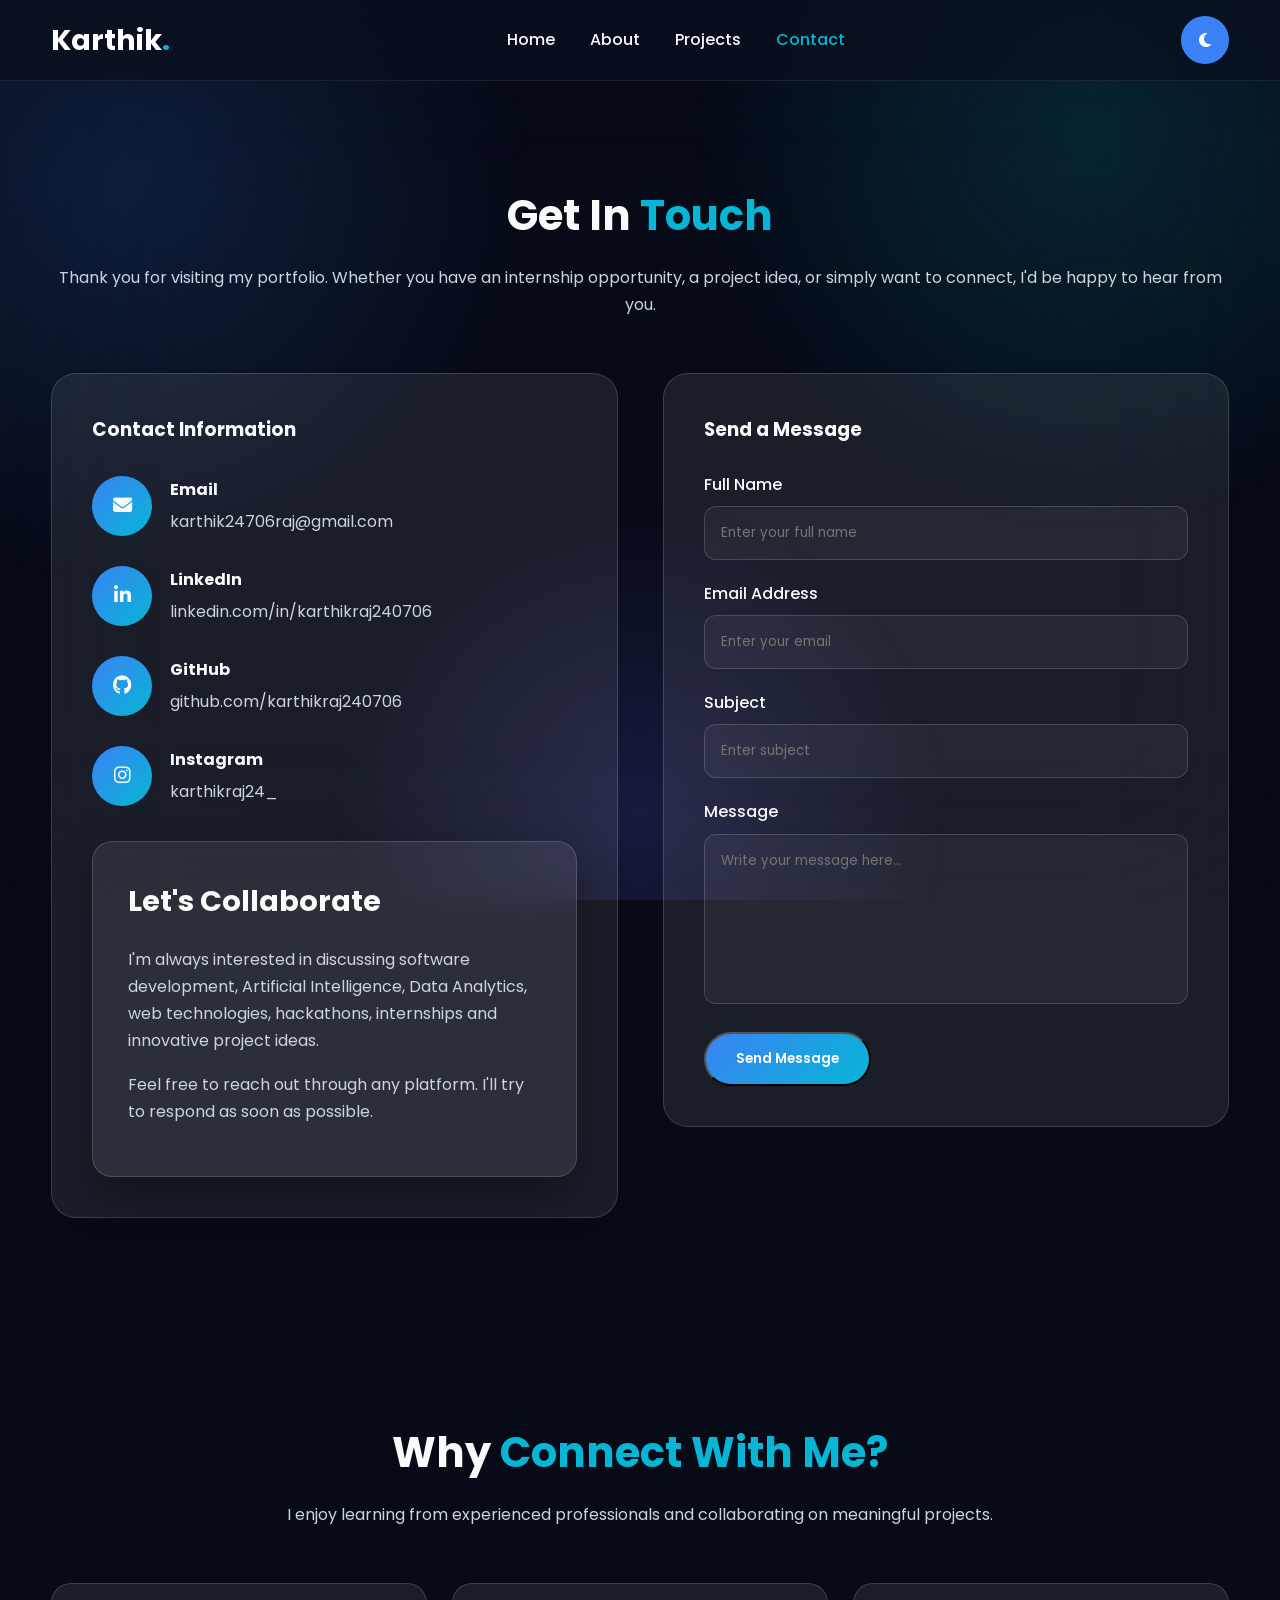
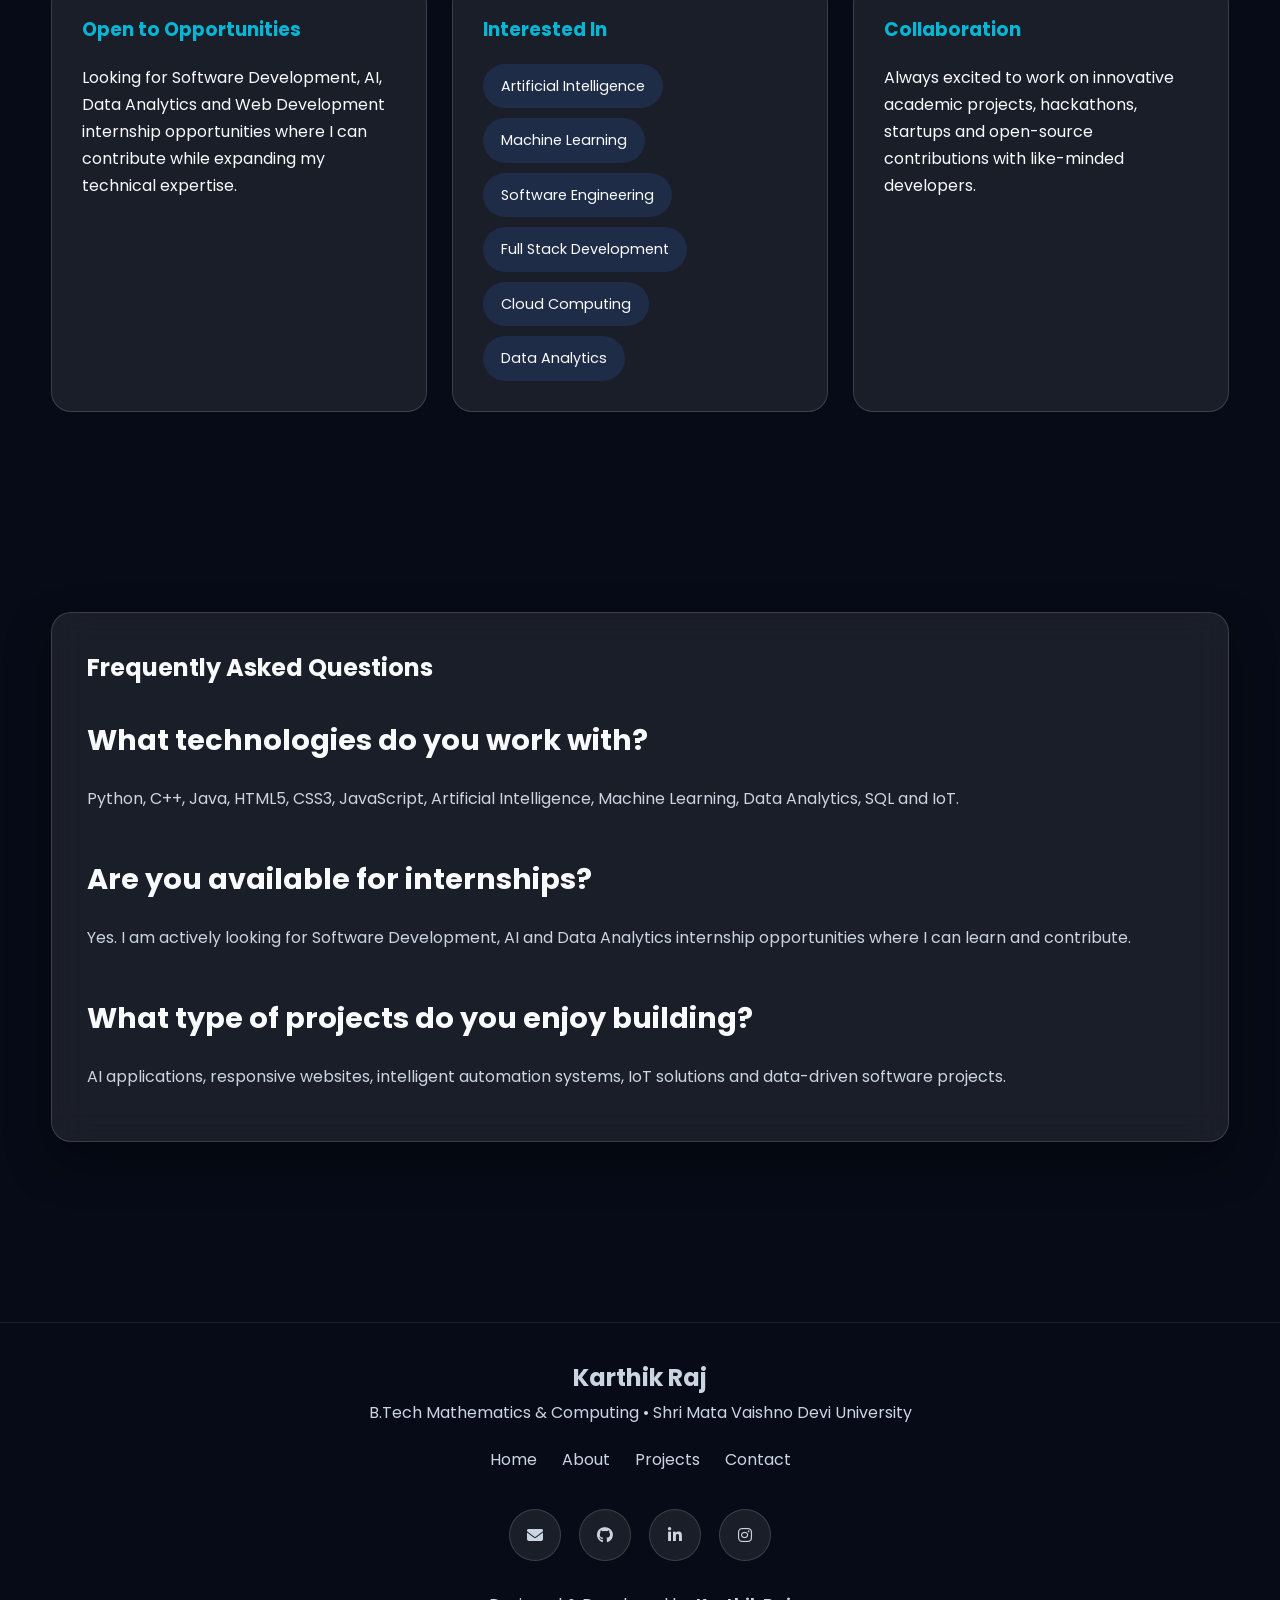
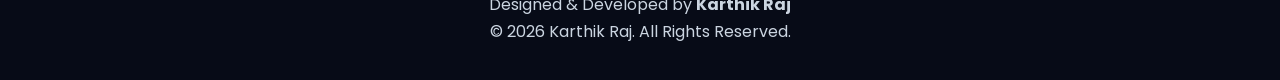
<file: contact.html>
<!DOCTYPE html>
<html lang="en">

<head>

<meta charset="UTF-8">

<meta name="viewport" content="width=device-width, initial-scale=1.0">

<meta name="description"
content="Contact Karthik Raj for internships, collaborations and software development opportunities.">

<meta name="keywords"
content="Karthik Raj Contact, Portfolio, LinkedIn, GitHub, Email">

<meta name="author"
content="Karthik Raj">

<title>Contact | Karthik Raj</title>

<link rel="stylesheet" href="css/style.css">

<link rel="stylesheet"
href="https://cdnjs.cloudflare.com/ajax/libs/font-awesome/6.7.2/css/all.min.css">

</head>

<body>

<header>

<div class="container">

<nav aria-label="Primary Navigation">

<a href="index.html" class="logo">

Karthik<span>.</span>

</a>

<ul class="nav-links">

<li><a href="index.html">Home</a></li>

<li><a href="about.html">About</a></li>

<li><a href="projects.html">Projects</a></li>

<li><a href="contact.html" class="active">Contact</a></li>

</ul>

<button class="theme-btn" id="theme-toggle" aria-label="Toggle Theme">

<i class="fa-solid fa-moon"></i>

</button>

</nav>

</div>

</header>

<main>

<section class="section">

<div class="container">

<div class="section-title">

<h2>Get In <span class="highlight">Touch</span></h2>

<p>

Thank you for visiting my portfolio. Whether you have an internship opportunity,
a project idea, or simply want to connect, I'd be happy to hear from you.

</p>

</div>

<div class="contact-wrapper">

<div class="contact-info">

<h3 style="margin-bottom:30px;">Contact Information</h3>

<div class="contact-item">

<div class="contact-icon">

<i class="fa-solid fa-envelope"></i>

</div>

<div>

<h4>Email</h4>

<a href="mailto:karthik24706raj@gmail.com">

karthik24706raj@gmail.com

</a>

</div>

</div>

<div class="contact-item">

<div class="contact-icon">

<i class="fa-brands fa-linkedin-in"></i>

</div>

<div>

<h4>LinkedIn</h4>

<a href="https://www.linkedin.com/in/karthikraj240706/" target="_blank">

linkedin.com/in/karthikraj240706

</a>

</div>

</div>

<div class="contact-item">

<div class="contact-icon">

<i class="fa-brands fa-github"></i>

</div>

<div>

<h4>GitHub</h4>

<a href="https://github.com/karthikraj240706" target="_blank">

github.com/karthikraj240706

</a>

</div>

</div>

<div class="contact-item">

<div class="contact-icon">

<i class="fa-brands fa-instagram"></i>

</div>

<div>

<h4>Instagram</h4>

<a href="#" target="_blank">

karthikraj24_

</a>

</div>

</div>

<div class="about-card" style="margin-top:35px;">

<h3>Let's Collaborate</h3>

<p>

I'm always interested in discussing software development,
Artificial Intelligence, Data Analytics, web technologies,
hackathons, internships and innovative project ideas.

</p>

<p>

Feel free to reach out through any platform. I'll try to
respond as soon as possible.

</p>

</div>

</div>

<div class="contact-form">

<h3 style="margin-bottom:25px;">

Send a Message

</h3>

<form>

<div class="form-group">

<label for="name">

Full Name

</label>

<input
type="text"
id="name"
name="name"
placeholder="Enter your full name"
required
aria-label="Full Name">

</div>

<div class="form-group">

<label for="email">

Email Address

</label>

<input
type="email"
id="email"
name="email"
placeholder="Enter your email"
required
aria-label="Email Address">

</div>

<div class="form-group">

<label for="subject">

Subject

</label>

<input
type="text"
id="subject"
name="subject"
placeholder="Enter subject"
required
aria-label="Subject">

</div>

<div class="form-group">

<label for="message">

Message

</label>

<textarea
id="message"
name="message"
placeholder="Write your message here..."
required
aria-label="Message"></textarea>

</div>

<button
type="submit"
class="btn primary-btn">

Send Message

</button>

</form>

</div>

</div>

</div>

</section>
<section class="section">

<div class="container">

<div class="section-title">

<h2>Why <span class="highlight">Connect With Me?</span></h2>

<p>

I enjoy learning from experienced professionals and collaborating on meaningful projects.

</p>

</div>

<div class="skills-grid">

<div class="skill-card">

<h3>Open to Opportunities</h3>

<p>

Looking for Software Development, AI, Data Analytics and Web Development internship opportunities where I can contribute while expanding my technical expertise.

</p>

</div>

<div class="skill-card">

<h3>Interested In</h3>

<div class="skill-list">

<span>Artificial Intelligence</span>

<span>Machine Learning</span>

<span>Software Engineering</span>

<span>Full Stack Development</span>

<span>Cloud Computing</span>

<span>Data Analytics</span>

</div>

</div>

<div class="skill-card">

<h3>Collaboration</h3>

<p>

Always excited to work on innovative academic projects, hackathons, startups and open-source contributions with like-minded developers.

</p>

</div>

</div>

</div>

</section>

<section class="section">

<div class="container">

<div class="about-card">

<h2>Frequently Asked Questions</h2>

<br>

<h3>What technologies do you work with?</h3>

<p>

Python, C++, Java, HTML5, CSS3, JavaScript, Artificial Intelligence, Machine Learning, Data Analytics, SQL and IoT.

</p>

<br>

<h3>Are you available for internships?</h3>

<p>

Yes. I am actively looking for Software Development, AI and Data Analytics internship opportunities where I can learn and contribute.

</p>

<br>

<h3>What type of projects do you enjoy building?</h3>

<p>

AI applications, responsive websites, intelligent automation systems, IoT solutions and data-driven software projects.

</p>

</div>

</div>

</section>

</main>

<footer class="footer">

<div class="container">

<h2>Karthik Raj</h2>

<p>

B.Tech Mathematics & Computing • Shri Mata Vaishno Devi University

</p>

<div class="footer-links">

<a href="index.html">Home</a>

<a href="about.html">About</a>

<a href="projects.html">Projects</a>

<a href="contact.html">Contact</a>

</div>

<div class="social-icons" style="justify-content:center;">

<a href="mailto:karthik24706raj@gmail.com" aria-label="Email">

<i class="fa-solid fa-envelope"></i>

</a>

<a href="https://github.com/karthikraj240706" target="_blank" aria-label="GitHub">

<i class="fa-brands fa-github"></i>

</a>

<a href="https://www.linkedin.com/in/karthikraj240706/" target="_blank" aria-label="LinkedIn">

<i class="fa-brands fa-linkedin-in"></i>

</a>

<a href="#" target="_blank" aria-label="Instagram">

<i class="fa-brands fa-instagram"></i>

</a>

</div>

<p style="margin-top:30px;">

Designed & Developed by <strong>Karthik Raj</strong>

</p>

<p>

© 2026 Karthik Raj. All Rights Reserved.

</p>

</div>

</footer>

<script src="js/script.js"></script>

</body>

</html>
</file>
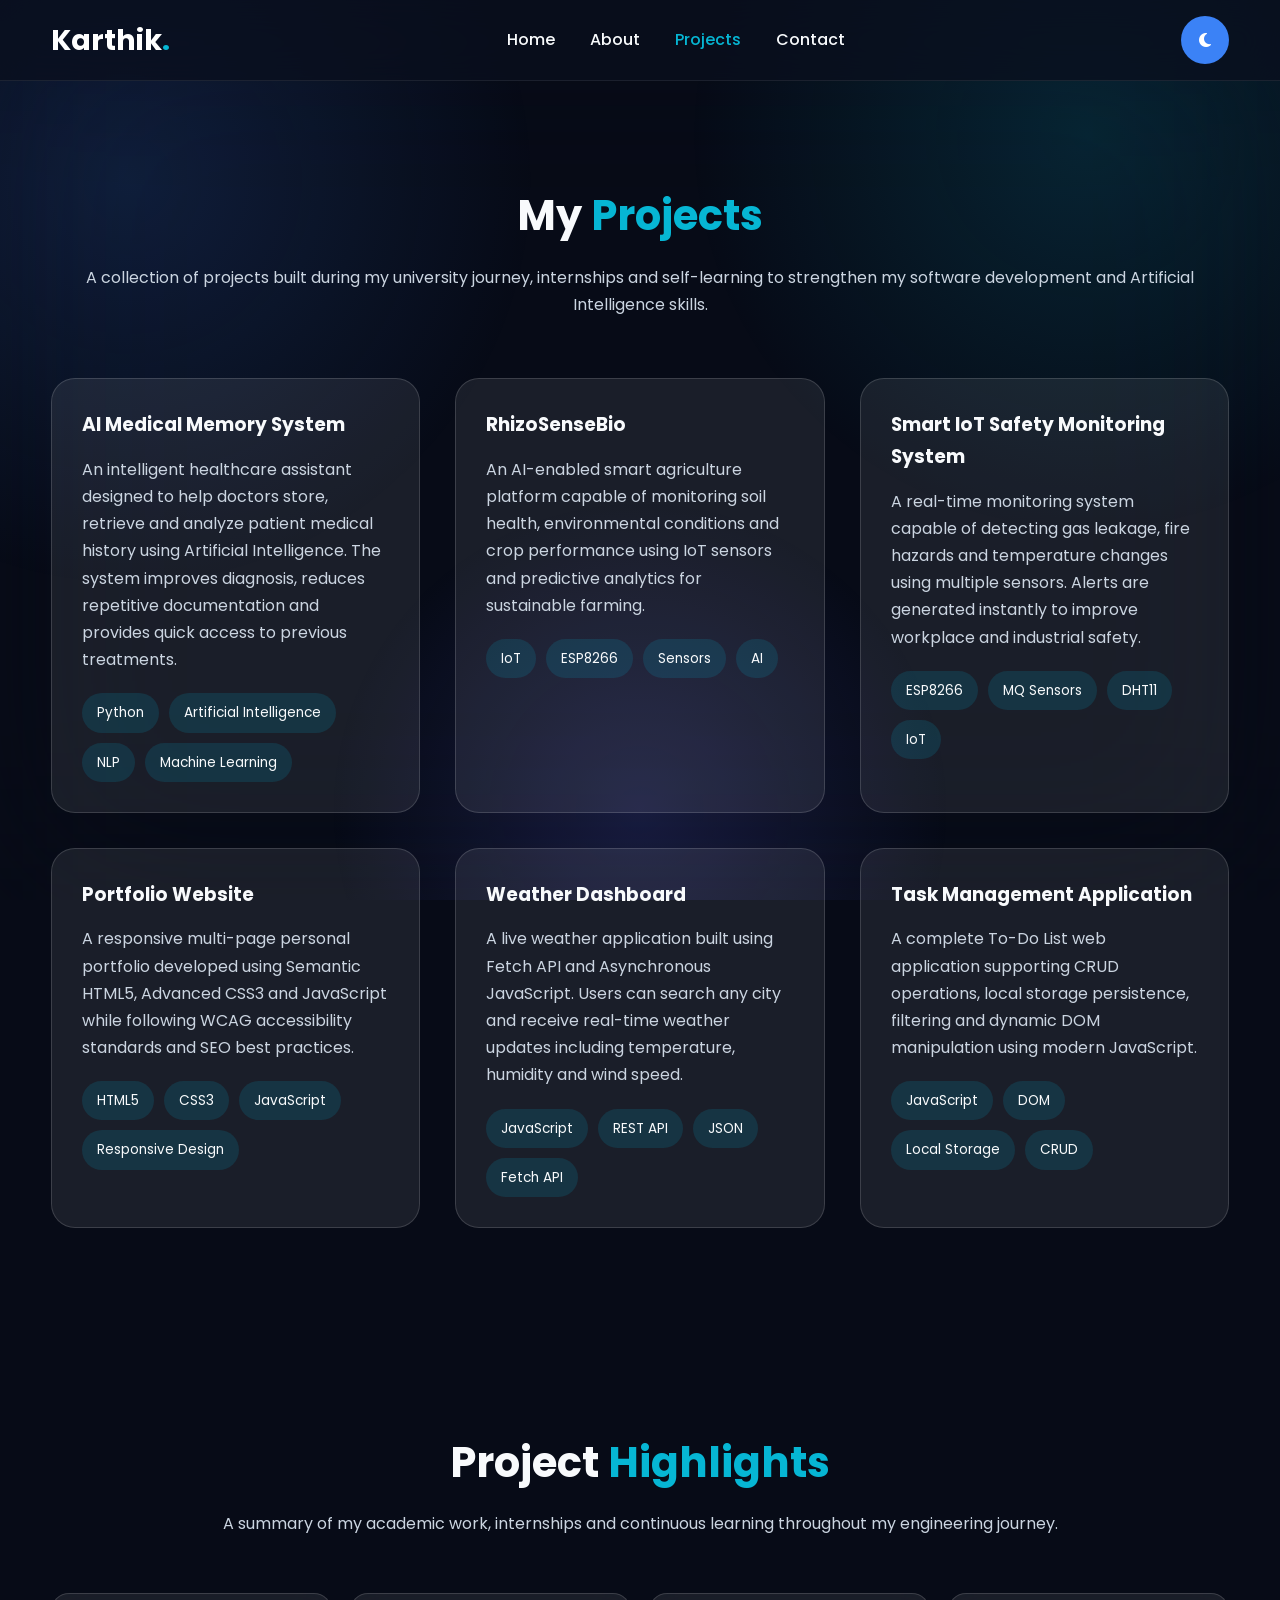
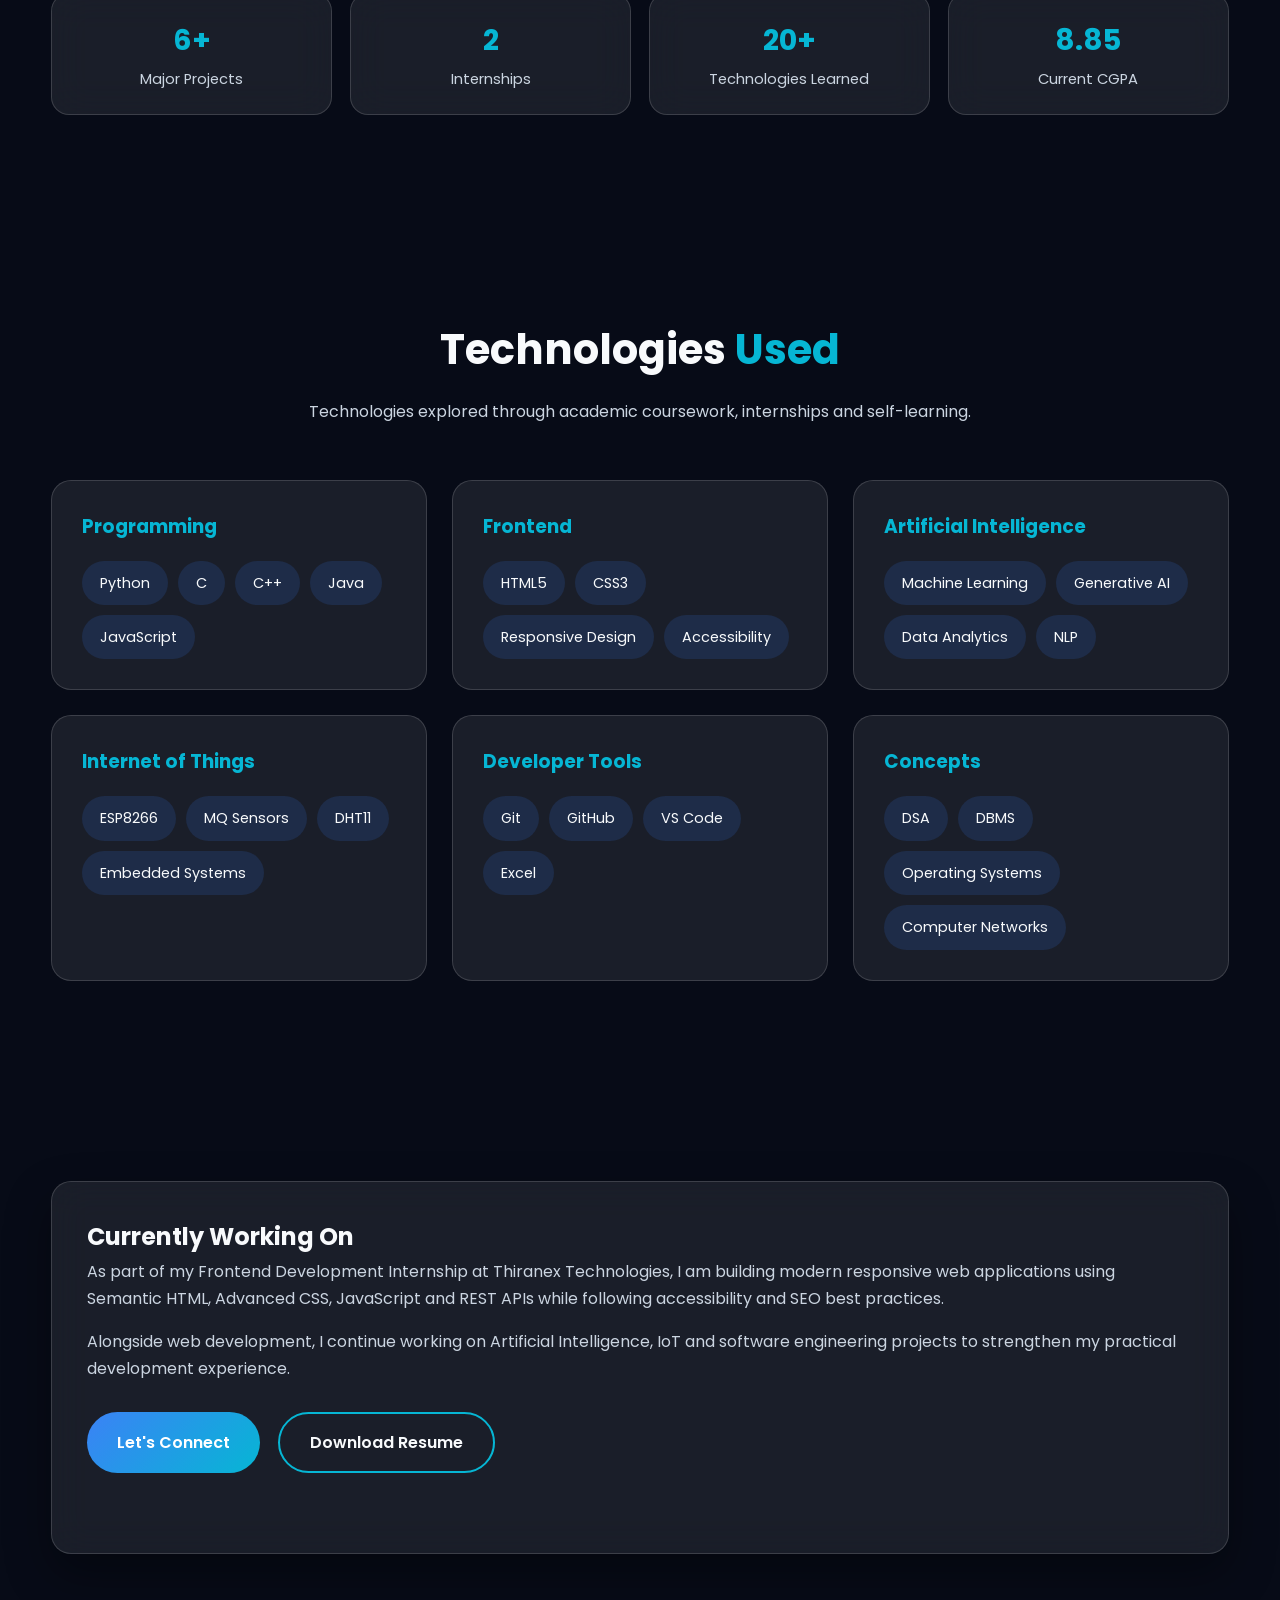
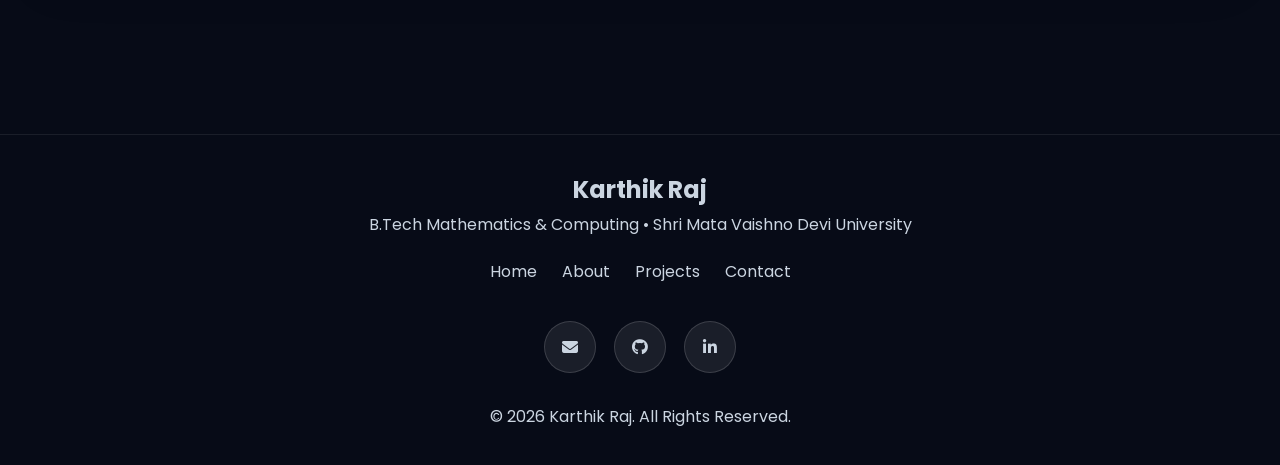
<file: projects.html>
<!DOCTYPE html>
<html lang="en">

<head>

<meta charset="UTF-8">

<meta name="viewport" content="width=device-width, initial-scale=1.0">

<meta name="description"
content="Projects by Karthik Raj including Artificial Intelligence, Web Development, IoT and Data Analytics.">

<meta name="keywords"
content="Karthik Raj Projects, AI, Portfolio, Web Development, IoT">

<meta name="author" content="Karthik Raj">

<title>Projects | Karthik Raj</title>

<link rel="stylesheet" href="css/style.css">

<link rel="stylesheet"
href="https://cdnjs.cloudflare.com/ajax/libs/font-awesome/6.7.2/css/all.min.css">

</head>

<body>

<header>

<div class="container">

<nav aria-label="Primary Navigation">

<a href="index.html" class="logo">

Karthik<span>.</span>

</a>

<ul class="nav-links">

<li><a href="index.html">Home</a></li>

<li><a href="about.html">About</a></li>

<li><a href="projects.html" class="active">Projects</a></li>

<li><a href="contact.html">Contact</a></li>

</ul>

<button class="theme-btn" id="theme-toggle">

<i class="fa-solid fa-moon"></i>

</button>

</nav>

</div>

</header>

<main>

<section class="section">

<div class="container">

<div class="section-title">

<h2>My <span class="highlight">Projects</span></h2>

<p>

A collection of projects built during my university journey,
internships and self-learning to strengthen my software
development and Artificial Intelligence skills.

</p>

</div>

<div class="projects-grid">

<div class="project-card">

<div class="project-content">

<h3>AI Medical Memory System</h3>

<p>

An intelligent healthcare assistant designed to help doctors
store, retrieve and analyze patient medical history using
Artificial Intelligence. The system improves diagnosis,
reduces repetitive documentation and provides quick access
to previous treatments.

</p>

<div class="tech-stack">

<span>Python</span>

<span>Artificial Intelligence</span>

<span>NLP</span>

<span>Machine Learning</span>

</div>

</div>

</div>

<div class="project-card">

<div class="project-content">

<h3>RhizoSenseBio</h3>

<p>

An AI-enabled smart agriculture platform capable of monitoring
soil health, environmental conditions and crop performance
using IoT sensors and predictive analytics for sustainable
farming.

</p>

<div class="tech-stack">

<span>IoT</span>

<span>ESP8266</span>

<span>Sensors</span>

<span>AI</span>

</div>

</div>

</div>

<div class="project-card">

<div class="project-content">

<h3>Smart IoT Safety Monitoring System</h3>

<p>

A real-time monitoring system capable of detecting gas leakage,
fire hazards and temperature changes using multiple sensors.
Alerts are generated instantly to improve workplace and
industrial safety.

</p>

<div class="tech-stack">

<span>ESP8266</span>

<span>MQ Sensors</span>

<span>DHT11</span>

<span>IoT</span>

</div>

</div>

</div>

<div class="project-card">

<div class="project-content">

<h3>Portfolio Website</h3>

<p>

A responsive multi-page personal portfolio developed using
Semantic HTML5, Advanced CSS3 and JavaScript while following
WCAG accessibility standards and SEO best practices.

</p>

<div class="tech-stack">

<span>HTML5</span>

<span>CSS3</span>

<span>JavaScript</span>

<span>Responsive Design</span>

</div>

</div>

</div>

<div class="project-card">

<div class="project-content">

<h3>Weather Dashboard</h3>

<p>

A live weather application built using Fetch API and
Asynchronous JavaScript. Users can search any city and
receive real-time weather updates including temperature,
humidity and wind speed.

</p>

<div class="tech-stack">

<span>JavaScript</span>

<span>REST API</span>

<span>JSON</span>

<span>Fetch API</span>

</div>

</div>

</div>

<div class="project-card">

<div class="project-content">

<h3>Task Management Application</h3>

<p>

A complete To-Do List web application supporting CRUD
operations, local storage persistence, filtering and
dynamic DOM manipulation using modern JavaScript.

</p>

<div class="tech-stack">

<span>JavaScript</span>

<span>DOM</span>

<span>Local Storage</span>

<span>CRUD</span>

</div>

</div>

</div>

</div>

</div>

</section>

<section class="section">

<div class="container">

<div class="section-title">

<h2>Project <span class="highlight">Highlights</span></h2>

<p>

A summary of my academic work, internships and continuous learning throughout my engineering journey.

</p>

</div>

<div class="hero-stats">

<div class="stat-card">

<h3>6+</h3>

<span>Major Projects</span>

</div>

<div class="stat-card">

<h3>2</h3>

<span>Internships</span>

</div>

<div class="stat-card">

<h3>20+</h3>

<span>Technologies Learned</span>

</div>

<div class="stat-card">

<h3>8.85</h3>

<span>Current CGPA</span>

</div>

</div>

</div>

</section>

<section class="section">

<div class="container">

<div class="section-title">

<h2>Technologies <span class="highlight">Used</span></h2>

<p>

Technologies explored through academic coursework, internships and self-learning.

</p>

</div>

<div class="skills-grid">

<div class="skill-card">

<h3>Programming</h3>

<div class="skill-list">

<span>Python</span>
<span>C</span>
<span>C++</span>
<span>Java</span>
<span>JavaScript</span>

</div>

</div>

<div class="skill-card">

<h3>Frontend</h3>

<div class="skill-list">

<span>HTML5</span>
<span>CSS3</span>
<span>Responsive Design</span>
<span>Accessibility</span>

</div>

</div>

<div class="skill-card">

<h3>Artificial Intelligence</h3>

<div class="skill-list">

<span>Machine Learning</span>
<span>Generative AI</span>
<span>Data Analytics</span>
<span>NLP</span>

</div>

</div>

<div class="skill-card">

<h3>Internet of Things</h3>

<div class="skill-list">

<span>ESP8266</span>
<span>MQ Sensors</span>
<span>DHT11</span>
<span>Embedded Systems</span>

</div>

</div>

<div class="skill-card">

<h3>Developer Tools</h3>

<div class="skill-list">

<span>Git</span>
<span>GitHub</span>
<span>VS Code</span>
<span>Excel</span>

</div>

</div>

<div class="skill-card">

<h3>Concepts</h3>

<div class="skill-list">

<span>DSA</span>
<span>DBMS</span>
<span>Operating Systems</span>
<span>Computer Networks</span>

</div>

</div>

</div>

</div>

</section>

<section class="section">

<div class="container">

<div class="about-card">

<h2>Currently Working On</h2>

<p>

As part of my Frontend Development Internship at Thiranex Technologies,
I am building modern responsive web applications using Semantic HTML,
Advanced CSS, JavaScript and REST APIs while following accessibility
and SEO best practices.

</p>

<p>

Alongside web development, I continue working on Artificial Intelligence,
IoT and software engineering projects to strengthen my practical
development experience.

</p>

<div class="hero-buttons" style="margin-top:30px;">

<a href="contact.html" class="btn primary-btn">

Let's Connect

</a>

<a href="Karthik_Raj_Updated_Resume.pdf" class="btn secondary-btn" download>

Download Resume

</a>

</div>

</div>

</div>

</section>

</main>

<footer class="footer">

<div class="container">

<h2>Karthik Raj</h2>

<p>

B.Tech Mathematics & Computing • Shri Mata Vaishno Devi University

</p>

<div class="footer-links">

<a href="index.html">Home</a>

<a href="about.html">About</a>

<a href="projects.html">Projects</a>

<a href="contact.html">Contact</a>

</div>

<div class="social-icons" style="justify-content:center;">

<a href="mailto:karthik24706raj@gmail.com" aria-label="Email">

<i class="fa-solid fa-envelope"></i>

</a>

<a href="https://github.com/karthikraj240706" target="_blank" aria-label="GitHub">

<i class="fa-brands fa-github"></i>

</a>

<a href="https://www.linkedin.com/in/karthikraj240706/" target="_blank" aria-label="LinkedIn">

<i class="fa-brands fa-linkedin-in"></i>

</a>

</div>

<p style="margin-top:30px;">

© 2026 Karthik Raj. All Rights Reserved.

</p>

</div>

</footer>

<script src="js/script.js"></script>

</body>

</html>
</file>
<file: css/style.css>
@import url('https://fonts.googleapis.com/css2?family=Poppins:wght@300;400;500;600;700;800&display=swap');

:root{
    --bg:#070b17;
    --bg2:#0f172a;
    --card:rgba(255,255,255,.08);
    --card-border:rgba(255,255,255,.15);
    --primary:#3b82f6;
    --secondary:#06b6d4;
    --text:#f8fafc;
    --text-light:#cbd5e1;
    --white:#ffffff;
    --shadow:0 20px 45px rgba(0,0,0,.35);
    --radius:20px;
    --transition:.35s ease;
}

[data-theme="light"]{
    --bg:#f4f7fb;
    --bg2:#ffffff;
    --card:#ffffff;
    --card-border:#e5e7eb;
    --primary:#2563eb;
    --secondary:#0891b2;
    --text:#111827;
    --text-light:#4b5563;
    --shadow:0 15px 35px rgba(0,0,0,.12);
}

*{
    margin:0;
    padding:0;
    box-sizing:border-box;
}

html{
    scroll-behavior:smooth;
}

body{
    font-family:'Poppins',sans-serif;
    background:var(--bg);
    color:var(--text);
    overflow-x:hidden;
    line-height:1.7;
}

body::before{
    content:"";
    position:fixed;
    inset:0;
    background:
    radial-gradient(circle at 10% 20%,rgba(59,130,246,.16),transparent 30%),
    radial-gradient(circle at 85% 15%,rgba(6,182,212,.15),transparent 30%),
    radial-gradient(circle at 50% 90%,rgba(99,102,241,.18),transparent 30%);
    z-index:-2;
}

body::after{
    content:"";
    position:fixed;
    inset:0;
    backdrop-filter:blur(100px);
    z-index:-3;
}

img{
    width:100%;
    display:block;
}

a{
    text-decoration:none;
    color:inherit;
}

ul{
    list-style:none;
}

button,
input,
textarea{
    font-family:inherit;
}

.container{
    width:min(1180px,92%);
    margin:auto;
}

.section{
    padding:100px 0;
}

.section-title{
    text-align:center;
    margin-bottom:55px;
}

.section-title h2{
    font-size:2.6rem;
    font-weight:700;
}

.section-title p{
    color:var(--text-light);
    margin-top:12px;
}

.highlight{
    color:var(--secondary);
}

header{
    position:sticky;
    top:0;
    z-index:1000;
    backdrop-filter:blur(18px);
    background:rgba(10,15,30,.75);
    border-bottom:1px solid rgba(255,255,255,.08);
}

nav{
    height:80px;
    display:flex;
    justify-content:space-between;
    align-items:center;
}

.logo{
    font-size:1.8rem;
    font-weight:700;
    color:var(--white);
}

.logo span{
    color:var(--secondary);
}

.nav-links{
    display:flex;
    align-items:center;
    gap:35px;
}

.nav-links a{
    position:relative;
    font-weight:500;
    transition:var(--transition);
}

.nav-links a:hover,
.nav-links a.active{
    color:var(--secondary);
}

.nav-links a::after{
    content:"";
    position:absolute;
    left:0;
    bottom:-8px;
    width:0;
    height:2px;
    background:var(--secondary);
    transition:.3s;
}

.nav-links a:hover::after{
    width:100%;
}

.theme-btn{
    width:48px;
    height:48px;
    border-radius:50%;
    border:none;
    cursor:pointer;
    background:var(--primary);
    color:#fff;
    font-size:1rem;
    transition:var(--transition);
}

.theme-btn:hover{
    transform:rotate(180deg);
}

.hero{
    min-height:100vh;
    display:grid;
    grid-template-columns:1.2fr .8fr;
    gap:70px;
    align-items:center;
}

.hero-content h3{
    color:var(--secondary);
    font-size:1.2rem;
    margin-bottom:12px;
}

.hero-content h1{
    font-size:4rem;
    line-height:1.15;
    margin-bottom:20px;
}

.hero-content h2{
    font-size:1.6rem;
    color:var(--text-light);
    margin-bottom:25px;
}

.hero-content p{
    color:var(--text-light);
    max-width:650px;
    margin-bottom:35px;
}

.hero-buttons{
    display:flex;
    gap:18px;
    flex-wrap:wrap;
    margin-bottom:45px;
}

.btn{
    display:inline-flex;
    align-items:center;
    justify-content:center;
    gap:10px;
    padding:15px 30px;
    border-radius:50px;
    font-weight:600;
    transition:var(--transition);
}

.primary-btn{
    background:linear-gradient(135deg,var(--primary),var(--secondary));
    color:#fff;
}

.primary-btn:hover{
    transform:translateY(-5px);
    box-shadow:0 20px 40px rgba(59,130,246,.35);
}

.secondary-btn{
    border:2px solid var(--secondary);
}

.secondary-btn:hover{
    background:var(--secondary);
    color:#fff;
}

.hero-stats{
    display:grid;
    grid-template-columns:repeat(4,1fr);
    gap:18px;
}

.stat-card{
    background:var(--card);
    border:1px solid var(--card-border);
    backdrop-filter:blur(18px);
    border-radius:18px;
    padding:22px;
    text-align:center;
    transition:var(--transition);
}

.stat-card:hover{
    transform:translateY(-8px);
}

.stat-card h3{
    font-size:1.8rem;
    color:var(--secondary);
}

.stat-card span{
    color:var(--text-light);
    font-size:.92rem;
}

.hero-image{
    display:flex;
    justify-content:center;
    align-items:center;
}

.profile-frame{
    width:420px;
    height:420px;
    border-radius:50%;
    padding:12px;
    background:linear-gradient(135deg,#ffffff,#dbeafe,#93c5fd);
    animation:floatImage 5s ease-in-out infinite;
    box-shadow:0 25px 60px rgba(0,0,0,.4);
}

.profile-frame img{
    width:100%;
    height:100%;
    border-radius:50%;
    object-fit:cover;
    border:8px solid #fff;
}

@keyframes floatImage{

    0%{
        transform:translateY(0px);
    }

    50%{
        transform:translateY(-18px);
    }

    100%{
        transform:translateY(0px);
    }

}

.social-icons{
    display:flex;
    gap:18px;
    margin-top:35px;
}

.social-icons a{
    width:52px;
    height:52px;
    border-radius:50%;
    display:flex;
    align-items:center;
    justify-content:center;
    background:var(--card);
    border:1px solid var(--card-border);
    transition:var(--transition);
}

.social-icons a:hover{
    background:var(--secondary);
    transform:translateY(-8px);
}
.about-grid{
    display:grid;
    grid-template-columns:1fr 1fr;
    gap:50px;
    align-items:start;
}

.about-card{
    background:var(--card);
    border:1px solid var(--card-border);
    backdrop-filter:blur(18px);
    border-radius:var(--radius);
    padding:35px;
    box-shadow:var(--shadow);
}

.about-card h3{
    font-size:1.8rem;
    margin-bottom:20px;
}

.about-card p{
    color:var(--text-light);
    margin-bottom:16px;
}

.education-timeline{
    position:relative;
    margin-top:30px;
}

.education-timeline::before{
    content:"";
    position:absolute;
    left:18px;
    top:0;
    width:3px;
    height:100%;
    background:var(--secondary);
}

.timeline-item{
    position:relative;
    padding-left:55px;
    margin-bottom:35px;
}

.timeline-item::before{
    content:"";
    position:absolute;
    left:9px;
    top:7px;
    width:20px;
    height:20px;
    border-radius:50%;
    background:var(--secondary);
}

.timeline-item h4{
    font-size:1.15rem;
    margin-bottom:6px;
}

.timeline-item span{
    color:var(--secondary);
    font-weight:600;
}

.timeline-item p{
    color:var(--text-light);
    margin-top:8px;
}

.skills-grid{
    display:grid;
    grid-template-columns:repeat(3,1fr);
    gap:25px;
    margin-top:40px;
}

.skill-card{
    background:var(--card);
    border:1px solid var(--card-border);
    border-radius:20px;
    padding:30px;
    transition:var(--transition);
}

.skill-card:hover{
    transform:translateY(-10px);
}

.skill-card h3{
    margin-bottom:18px;
    color:var(--secondary);
}

.skill-list{
    display:flex;
    flex-wrap:wrap;
    gap:10px;
}

.skill-list span{
    background:rgba(59,130,246,.15);
    padding:10px 18px;
    border-radius:40px;
    font-size:.9rem;
}

.experience-grid{
    display:grid;
    grid-template-columns:repeat(2,1fr);
    gap:30px;
    margin-top:50px;
}

.exp-card{
    background:var(--card);
    border-radius:20px;
    padding:35px;
    border:1px solid var(--card-border);
    transition:var(--transition);
}

.exp-card:hover{
    transform:translateY(-10px);
}

.exp-card h3{
    margin-bottom:8px;
}

.exp-card h4{
    color:var(--secondary);
    margin-bottom:18px;
}

.exp-card ul{
    padding-left:18px;
}

.exp-card ul li{
    list-style:disc;
    color:var(--text-light);
    margin-bottom:10px;
}

.projects-grid{
    display:grid;
    grid-template-columns:repeat(auto-fit,minmax(330px,1fr));
    gap:35px;
    margin-top:60px;
}

.project-card{
    background:var(--card);
    border:1px solid var(--card-border);
    border-radius:24px;
    overflow:hidden;
    transition:var(--transition);
}

.project-card:hover{
    transform:translateY(-12px);
    box-shadow:var(--shadow);
}

.project-content{
    padding:30px;
}

.project-content h3{
    margin-bottom:15px;
}

.project-content p{
    color:var(--text-light);
    margin-bottom:20px;
}

.tech-stack{
    display:flex;
    flex-wrap:wrap;
    gap:10px;
}

.tech-stack span{
    padding:8px 15px;
    background:rgba(6,182,212,.15);
    border-radius:30px;
    font-size:.85rem;
}

.contact-wrapper{
    display:grid;
    grid-template-columns:1fr 1fr;
    gap:45px;
    align-items:start;
}

.contact-info{
    background:var(--card);
    border:1px solid var(--card-border);
    border-radius:25px;
    padding:40px;
}

.contact-item{
    display:flex;
    align-items:center;
    gap:18px;
    margin-bottom:30px;
}

.contact-icon{
    width:60px;
    height:60px;
    border-radius:50%;
    background:linear-gradient(135deg,var(--primary),var(--secondary));
    display:flex;
    align-items:center;
    justify-content:center;
    font-size:1.2rem;
}

.contact-item h4{
    margin-bottom:5px;
}

.contact-item p,
.contact-item a{
    color:var(--text-light);
}

.contact-form{
    background:var(--card);
    border:1px solid var(--card-border);
    border-radius:25px;
    padding:40px;
}

.form-group{
    margin-bottom:20px;
}

.form-group label{
    display:block;
    margin-bottom:8px;
    font-weight:500;
}

.form-group input,
.form-group textarea{
    width:100%;
    padding:16px;
    border-radius:12px;
    border:1px solid var(--card-border);
    background:rgba(255,255,255,.05);
    color:var(--text);
    outline:none;
}

.form-group textarea{
    resize:none;
    min-height:170px;
}

.form-group input:focus,
.form-group textarea:focus{
    border-color:var(--secondary);
}

.footer{
    padding:35px 0;
    text-align:center;
    border-top:1px solid rgba(255,255,255,.08);
    color:var(--text-light);
    margin-top:80px;
}

.footer-links{
    display:flex;
    justify-content:center;
    gap:25px;
    margin:20px 0;
}

.footer-links a:hover{
    color:var(--secondary);
}

@media(max-width:1100px){

.hero{
grid-template-columns:1fr;
text-align:center;
}

.hero-content{
order:2;
}

.hero-image{
order:1;
}

.hero-buttons,
.social-icons{
justify-content:center;
}

.about-grid,
.contact-wrapper,
.experience-grid{
grid-template-columns:1fr;
}

.skills-grid{
grid-template-columns:repeat(2,1fr);
}

.hero-stats{
grid-template-columns:repeat(2,1fr);
}

}

@media(max-width:768px){

.section{
padding:80px 0;
}

.hero-content h1{
font-size:2.7rem;
}

.hero-content h2{
font-size:1.2rem;
}

.profile-frame{
width:300px;
height:300px;
}

.nav-links{
display:none;
}

.skills-grid{
grid-template-columns:1fr;
}

.hero-stats{
grid-template-columns:1fr;
}

.projects-grid{
grid-template-columns:1fr;
}

.section-title h2{
font-size:2rem;
}

}

@media(max-width:500px){

.container{
width:94%;
}

.btn{
width:100%;
}

.hero-buttons{
flex-direction:column;
}

.profile-frame{
width:250px;
height:250px;
}

.about-card,
.exp-card,
.project-card,
.contact-info,
.contact-form{
padding:25px;
}

}
</file>
